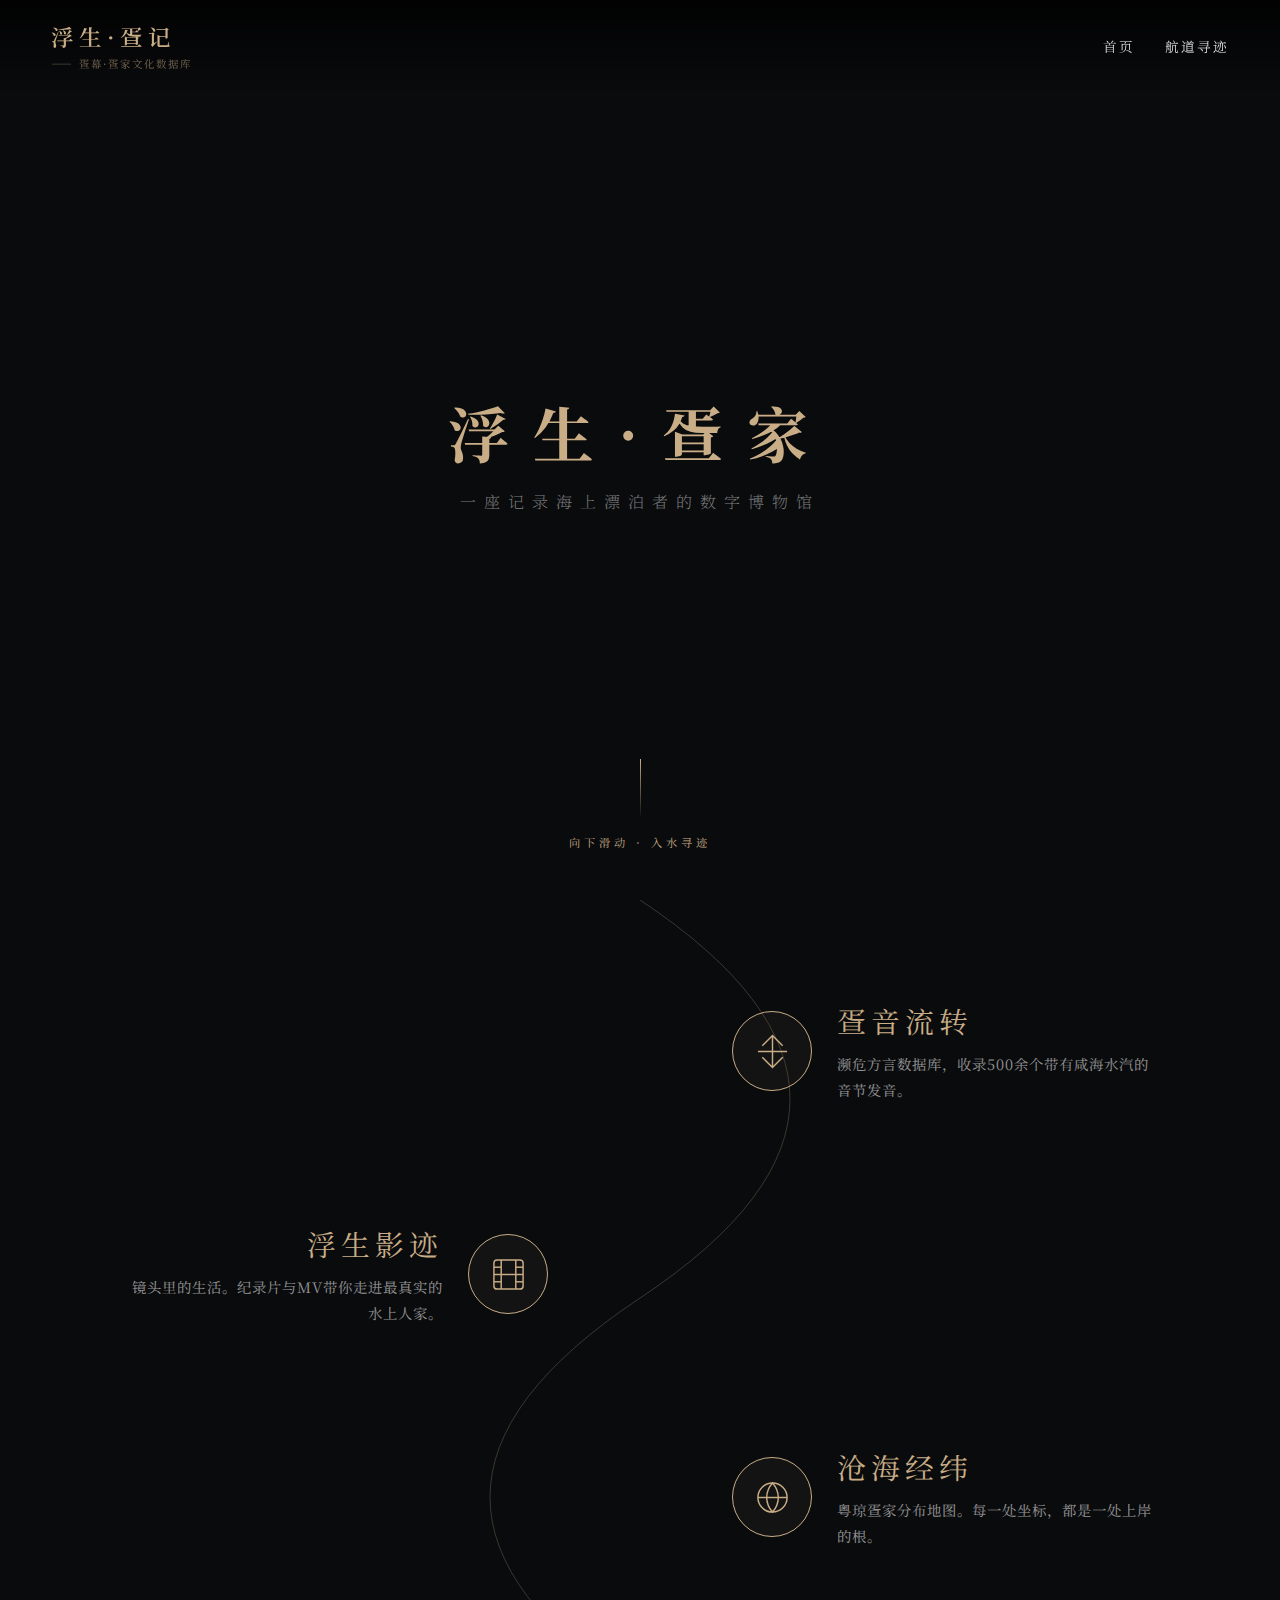
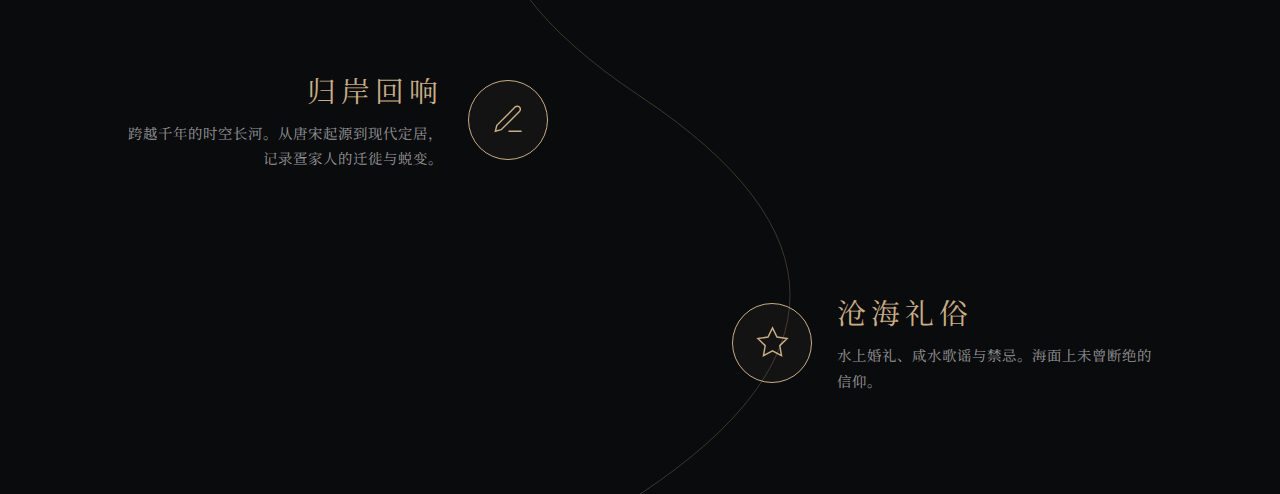
<file: index.html>
<!DOCTYPE html>
<html lang="zh-CN">
<head>
    <meta charset="UTF-8">
    <meta name="viewport" content="width=device-width, initial-scale=1.0">
    <title>浮生·疍记 - 疍家文化数字博物馆</title>
    <link href="https://fonts.googleapis.com/css2?family=Noto+Serif+SC:wght@300;600&display=swap" rel="stylesheet">
    <style>
        :root {
            --bg-dark: #0a0b0d;
            --text-gold: #c9ad86;
            --text-white: #f5f5f5;
            --serif: 'Noto Serif SC', serif;
        }

        * { margin: 0; padding: 0; box-sizing: border-box; }
        body { background-color: var(--bg-dark); color: var(--text-white); font-family: var(--serif); scroll-behavior: smooth; }

        /* --- 导航栏 --- */
        nav {
            position: fixed; top: 0; width: 100%; height: 90px;
            display: flex; justify-content: space-between; align-items: center;
            padding: 0 4%; z-index: 1000;
            background: linear-gradient(to bottom, rgba(0,0,0,0.8), transparent);
        }
        .logo-wrap { display: flex; flex-direction: column; }
        .logo { font-size: 1.4rem; font-weight: 600; letter-spacing: 6px; color: var(--text-gold); text-decoration: none; }
        .sub-logo { font-size: 0.65rem; letter-spacing: 2px; color: rgba(201, 173, 134, 0.6); margin-top: 4px; }
        .nav-menu { display: flex; gap: 30px; list-style: none; }
        .nav-item a { color: var(--text-white); text-decoration: none; font-size: 0.85rem; letter-spacing: 2px; font-weight: 300; }
/* 导航项基础样式 */
.nav-item a {
    color: var(--text-white);
    text-decoration: none;
    font-size: 0.85rem;
    letter-spacing: 2px;
    font-weight: 300;
    transition: all 0.4s ease;
    position: relative;
    padding: 5px 0;
}

/* 核心：金线悬停动效（从中间向两侧展开） */
.nav-item a::after {
    content: '';
    position: absolute;
    bottom: 0; left: 50%;
    width: 0; height: 1px;
    background: var(--text-gold);
    transition: all 0.4s ease;
    transform: translateX(-50%);
}

.nav-item a:hover {
    color: var(--text-gold);
}

.nav-item a:hover::after {
    width: 100%;
}

        /* --- 首页 --- */
        #hero {
            position: relative; width: 100%; height: 100vh;
            display: flex; align-items: center; justify-content: center;
        }
        .bg-container {
            position: absolute; top: 0; left: 0; width: 100%; height: 100%; z-index: -2;
            background: url('https://images.unsplash.com/photo-1505118380757-91f5f5632de0?auto=format&fit=crop&q=80&w=2000') center/cover;
            filter: brightness(0.4);
        }
        .vignette-overlay {
            position: absolute; top: 0; left: 0; width: 100%; height: 100%; z-index: -1;
            background: radial-gradient(circle, transparent 30%, var(--bg-dark) 110%),
                        linear-gradient(to bottom, var(--bg-dark) 0%, transparent 20%, transparent 80%, var(--bg-dark) 100%);
        }
        .main-title { font-size: 3.8rem; letter-spacing: 1.5rem; color: var(--text-gold); text-align: center; }

        /* --- 核心：模块卡片与金线 --- */
        .modules-section {
            position: relative;
            padding: 100px 10%;
            background-color: var(--bg-dark);
            overflow: hidden;
        }

        /* 浪花金线 SVG */
        .wave-line-svg {
            position: absolute;
            top: 0; left: 50%;
            transform: translateX(-50%);
            width: 800px;
            height: 100%;
            z-index: 1;
            opacity: 0.4;
            pointer-events: none;
        }

        .cards-container {
            position: relative;
            z-index: 10;
            display: flex;
            flex-direction: column;
            gap: 120px; /* 模块之间的间距 */
            max-width: 1200px;
            margin: 0 auto;
        }

        /* 卡片基础样式 */
        .module-card {
            width: 420px;
            display: flex;
            align-items: center;
            gap: 25px;
            text-decoration: none;
            color: inherit;
        }

        /* 左右交错排列 */
        .card-left { align-self: flex-start; text-align: right; flex-direction: row-reverse; }
        .card-right { align-self: flex-end; text-align: left; }

        /* Icon 样式 */
        .icon-box {
            width: 80px; height: 80px;
            border: 1px solid var(--text-gold);
            border-radius: 50%;
            display: flex; align-items: center; justify-content: center;
            background: rgba(201, 173, 134, 0.05);
            flex-shrink: 0;
        }
        .icon-box svg { width: 35px; height: 35px; stroke: var(--text-gold); fill: none; stroke-width: 1px; }

        /* 文字内容 */
        .card-info h3 { font-size: 1.8rem; color: var(--text-gold); letter-spacing: 5px; margin-bottom: 10px; font-weight: 400; }
        .card-info p { font-size: 0.9rem; color: rgba(245,245,245,0.6); line-height: 1.8; letter-spacing: 1px; }

        /* 底部引导线 */
        .scroll-indicator { position: absolute; bottom: 50px; left: 50%; transform: translateX(-50%); display: flex; flex-direction: column; align-items: center; gap: 15px; }
        .line { width: 1px; height: 60px; background: linear-gradient(to bottom, var(--text-gold), transparent); }
    </style>
</head>
<body>

    <nav>
        <div class="logo-wrap">
            <a href="#" class="logo">浮生·疍记</a>
            <span class="sub-logo">—— 疍幕·疍家文化数据库</span>
        </div>
        <ul class="nav-menu">
            <li class="nav-item"><a href="#hero">首页</a></li>
            <li class="nav-item"><a href="#modules">航道寻迹</a></li>
        </ul>
    </nav>

    <section id="hero">
        <div class="bg-container"></div>
        <div class="vignette-overlay"></div>
	<div class="hero-content" style="text-align: center; z-index: 10;">
        <h1 class="main-title">浮生·疍家</h1>
<p class="hero-subtitle" style="font-size: 1rem; letter-spacing: 8px; color: rgba(245, 245, 245, 0.5); font-weight: 200; margin-top: 15px;">
        一座记录海上漂泊者的数字博物馆
    </p>
</div>
        <div class="scroll-indicator">
            <div class="line"></div>
            <span style="font-size: 0.7rem; color: var(--text-gold); letter-spacing: 4px;">向下滑动 · 入水寻迹</span>
        </div>
    </section>

    <section class="modules-section" id="modules">
        
        <svg class="wave-line-svg" viewBox="0 0 400 1800" preserveAspectRatio="none">
            <path d="M200,0 Q350,300 200,600 T200,1200 T200,1800" stroke="#c9ad86" fill="none" stroke-width="0.5" />
        </svg>

        <div class="cards-container">
            
            <a href="dictionary.html" class="module-card card-right">

                <div class="icon-box">
                    <svg viewBox="0 0 24 24"><path d="M12 1v22M5 8l7-7 7 7M2 12h20M5 16l7 7 7-7"/></svg>
                </div>
                <div class="card-info">
                    <h3>疍音流转</h3>
                    <p>濒危方言数据库，收录500余个带有咸海水汽的音节发音。</p>
                </div>
            </a>

            <a href="video.html" class="module-card card-left">
                <div class="icon-box">
                    <svg viewBox="0 0 24 24"><rect x="2" y="2" width="20" height="20" rx="2.18" ry="2.18"></rect><line x1="7" y1="2" x2="7" y2="22"></line><line x1="17" y1="2" x2="17" y2="22"></line><line x1="2" y1="12" x2="22" y2="12"></line><line x1="2" y1="7" x2="7" y2="7"></line><line x1="2" y1="17" x2="7" y2="17"></line><line x1="17" y1="17" x2="22" y2="17"></line><line x1="17" y1="7" x2="22" y2="7"></line></svg>
                </div>
                <div class="card-info">
                    <h3>浮生影迹</h3>
                    <p>镜头里的生活。纪录片与MV带你走进最真实的水上人家。</p>
                </div>
            </a>

            <a href="map.html" class="module-card card-right">
                <div class="icon-box">
                    <svg viewBox="0 0 24 24"><circle cx="12" cy="12" r="10"></circle><line x1="2" y1="12" x2="22" y2="12"></line><path d="M12 2a15.3 15.3 0 0 1 4 10 15.3 15.3 0 0 1-4 10 15.3 15.3 0 0 1-4-10 15.3 15.3 0 0 1 4-10z"></path></svg>
                </div>
                <div class="card-info">
                    <h3>沧海经纬</h3>
                    <p>粤琼疍家分布地图。每一处坐标，都是一处上岸的根。</p>
                </div>
            </a>

            <a href="history.html" class="module-card card-left">
                <div class="icon-box">
                    <svg viewBox="0 0 24 24"><path d="M12 20h9M16.5 3.5a2.121 2.121 0 0 1 3 3L7 19l-4 1 1-4L16.5 3.5z"></path></svg>
                </div>
                <div class="card-info">
                    <h3>归岸回响</h3>
                    <p>跨越千年的时空长河。从唐宋起源到现代定居，记录疍家人的迁徙与蜕变。</p>
                </div>
            </a>

            <a href="custom.html" class="module-card card-right">
                <div class="icon-box">
                    <svg viewBox="0 0 24 24"><path d="M12 2l3.09 6.26L22 9.27l-5 4.87 1.18 6.88L12 17.77l-6.18 3.25L7 14.14 2 9.27l6.91-1.01L12 2z"></path></svg>
                </div>
                <div class="card-info">
                    <h3>沧海礼俗</h3>
                    <p>水上婚礼、咸水歌谣与禁忌。海面上未曾断绝的信仰。</p>
                </div>
            </a>

        </div>
    </section>

</body>
</html>
</file>
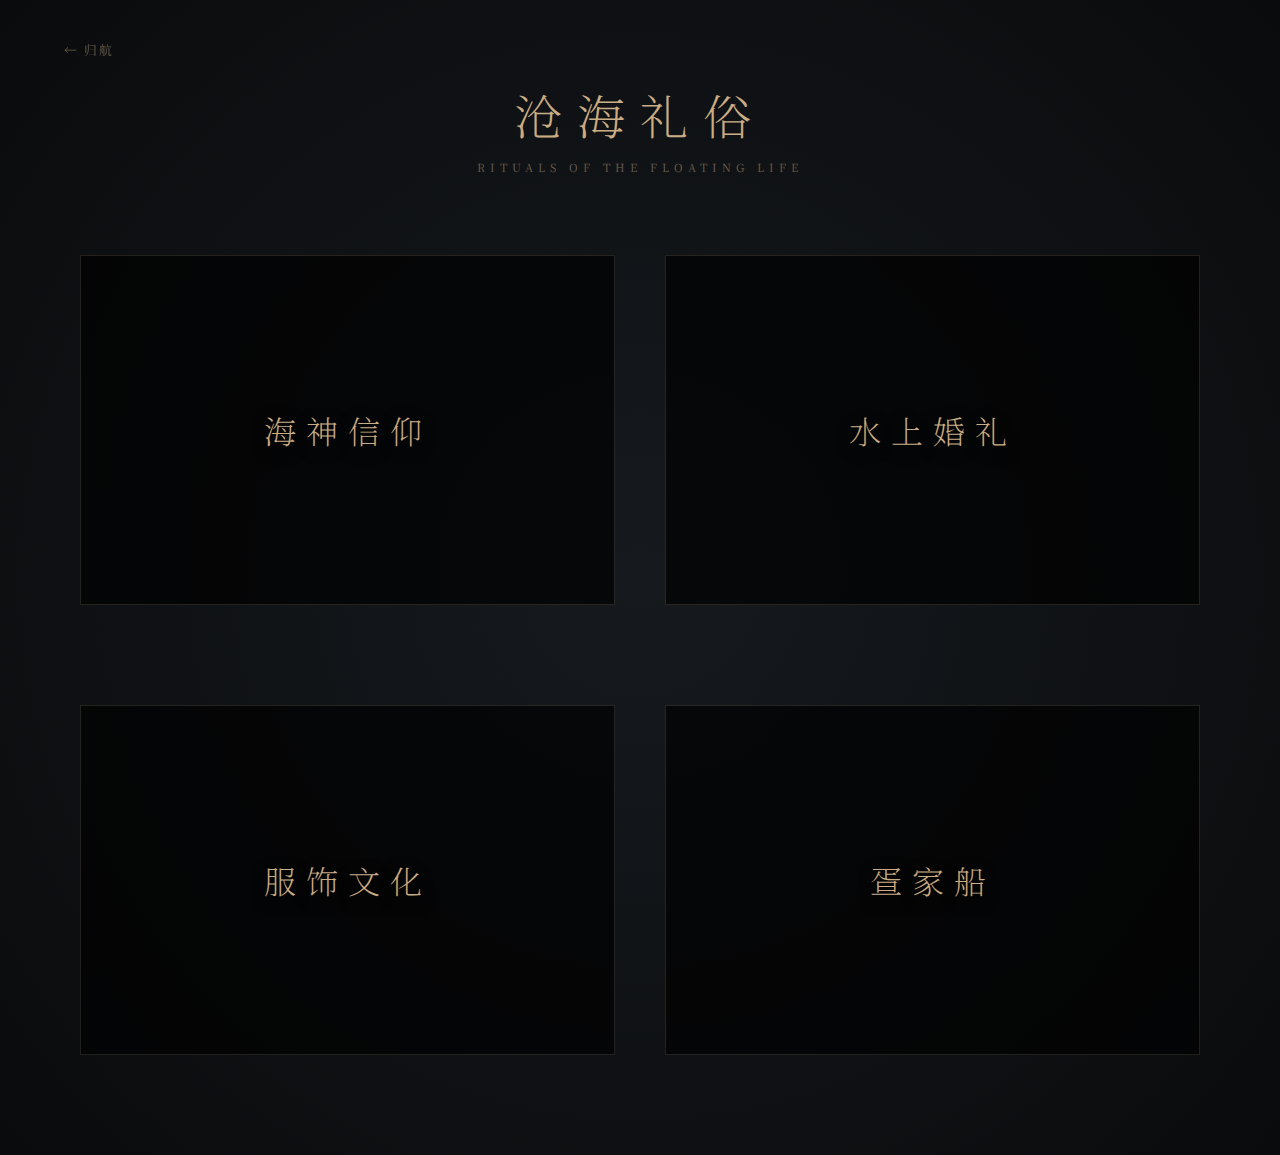
<file: custom.html>
<!DOCTYPE html>
<html lang="zh-CN">
<head>
    <meta charset="UTF-8">
    <meta name="viewport" content="width=device-width, initial-scale=1.0">
    <title>沧海礼俗 - 疍家文化仪式感</title>
    <link href="https://fonts.googleapis.com/css2?family=Noto+Serif+SC:wght@200;400;600&display=swap" rel="stylesheet">
    <style>
        :root {
            --bg-dark: #0a0b0d;
            --text-gold: #c9ad86;
            --dim-gold: rgba(201, 173, 134, 0.5); 
            --line-subtle: rgba(201, 173, 134, 0.15); 
            --serif: 'Noto Serif SC', serif;
        }

        * { margin: 0; padding: 0; box-sizing: border-box; }

        body { 
            background-color: var(--bg-dark); 
            background-image: radial-gradient(circle at 50% 50%, #161a1e 0%, #0a0b0d 100%);
            color: #f5f5f5; 
            font-family: var(--serif);
            min-height: 100vh;
            overflow-x: hidden;
            -webkit-font-smoothing: antialiased;
        }

        /* --- 返回按钮 --- */
        .back-btn {
            position: fixed; top: 40px; left: 5%; z-index: 1000;
            color: var(--dim-gold); text-decoration: none; font-size: 0.8rem;
            letter-spacing: 2px; transition: 0.3s;
            border-bottom: 1px solid transparent;
        }
        .back-btn:hover { color: var(--text-gold); border-color: var(--text-gold); }

        /* --- 页面标题 --- */
        .header-area {
            padding: 80px 0 20px;
            text-align: center;
        }
        .header-area h1 {
            font-size: 3rem;
            font-weight: 200;
            letter-spacing: 15px;
            color: var(--text-gold);
            margin-bottom: 10px;
        }
        .header-area p {
            font-size: 0.7rem;
            letter-spacing: 5px;
            color: var(--dim-gold);
            text-transform: uppercase;
        }

        /* --- 礼俗网格布局 --- */
        .rituals-container {
            max-width: 1200px;
            margin: 60px auto 100px;
            padding: 0 40px;
        }

        .rituals-grid {
            display: grid;
            grid-template-columns: repeat(2, 1fr);
            gap: 50px; /* 间距留白充足 */
        }

        /* 礼俗卡片基础样式 */
        .ritual-card {
            position: relative;
            height: 350px;
            cursor: pointer;
            overflow: hidden;
            border: 1px solid var(--line-subtle);
            transition: all 0.6s cubic-bezier(0.165, 0.84, 0.44, 1);
            background-size: cover;
            background-position: center;
        }

        /* 图片背景配置 */
        .ritual-card[data-type="belief"] { background-image: linear-gradient(rgba(0,0,0,0.4), rgba(0,0,0,0.4)), url('https://images.unsplash.com/photo-1590510326441-d98c763b6521?auto=format&fit=crop&q=80&w=1200'); }
        .ritual-card[data-type="wedding"] { background-image: linear-gradient(rgba(0,0,0,0.4), rgba(0,0,0,0.4)), url('https://images.unsplash.com/photo-1515934751635-c81c6bc9a2d8?auto=format&fit=crop&q=80&w=1200'); }
        .ritual-card[data-type="clothing"] { background-image: linear-gradient(rgba(0,0,0,0.4), rgba(0,0,0,0.4)), url('https://images.unsplash.com/photo-1523381210434-271e8be1f52b?auto=format&fit=crop&q=80&w=1200'); }
        .ritual-card[data-type="boat"] { background-image: linear-gradient(rgba(0,0,0,0.4), rgba(0,0,0,0.4)), url('https://images.unsplash.com/photo-1534447677768-be436bb09401?auto=format&fit=crop&q=80&w=1200'); }

        .ritual-card::before {
            content: '';
            position: absolute;
            inset: 0;
            background: rgba(0, 0, 0, 0.5);
            transition: 0.5s;
            z-index: 1;
        }

        .ritual-card:hover::before {
            background: rgba(0, 0, 0, 0.2);
        }

        /* 卡片标题 */
        .ritual-title-box {
            position: absolute;
            inset: 0;
            display: flex;
            align-items: center;
            justify-content: center;
            z-index: 2;
        }

        .ritual-card h2 {
            font-size: 2rem;
            font-weight: 200;
            letter-spacing: 10px;
            color: var(--text-gold);
            text-shadow: 0 4px 15px rgba(0,0,0,0.8);
            transition: 0.5s;
        }

        /* 选中态效果 */
        .ritual-card.active {
            transform: scale(1.05);
            border-color: var(--text-gold);
            box-shadow: 0 0 40px rgba(201, 173, 134, 0.2);
            z-index: 10;
        }

        .ritual-card.active h2 {
            letter-spacing: 15px;
            color: #fff;
        }

        /* --- 详情面板设计 --- */
        .detail-panel {
            grid-column: 1 / -1; /* 跨越两列 */
            height: 0;
            overflow: hidden;
            background: rgba(15, 17, 20, 0.9);
            backdrop-filter: blur(20px);
            border: 0 solid var(--line-subtle);
            transition: all 0.6s cubic-bezier(0.165, 0.84, 0.44, 1);
            position: relative;
        }

        .detail-panel.show {
            height: auto;
            min-height: 300px;
            margin-top: -20px;
            margin-bottom: 20px;
            padding: 60px;
            border: 1px solid var(--line-subtle);
            border-top: 3px solid var(--text-gold);
        }

        .detail-content {
            opacity: 0;
            transform: translateY(20px);
            transition: 0.5s 0.3s ease-out;
            max-width: 900px;
            margin: 0 auto;
        }

        .detail-panel.show .detail-content {
            opacity: 1;
            transform: translateY(0);
        }

        .detail-content h3 {
            font-size: 1.6rem;
            color: var(--text-gold);
            margin-bottom: 25px;
            font-weight: 400;
            letter-spacing: 3px;
            display: flex;
            align-items: center;
        }

        .detail-content h3::after {
            content: '';
            flex: 1;
            height: 1px;
            background: var(--line-subtle);
            margin-left: 20px;
        }

        .detail-content p {
            font-size: 1rem;
            line-height: 2;
            color: rgba(255, 255, 255, 0.8);
            text-align: justify;
            white-space: pre-wrap;
        }

        /* 关闭按钮 */
        .close-btn {
            position: absolute;
            top: 30px;
            right: 40px;
            color: var(--dim-gold);
            font-size: 1.5rem;
            cursor: pointer;
            transition: 0.3s;
        }
        .close-btn:hover { color: var(--text-gold); transform: rotate(90deg); }

        @media (max-width: 900px) {
            .rituals-grid { grid-template-columns: 1fr; gap: 30px; }
            .header-area h1 { font-size: 2.2rem; letter-spacing: 10px; }
            .ritual-card { height: 250px; }
            .detail-panel.show { padding: 40px 25px; }
        }
    </style>
</head>
<body>

    <a href="index.html" class="back-btn">← 归航</a>

    <div class="header-area">
        <h1>沧海礼俗</h1>
        <p>RITUALS OF THE FLOATING LIFE</p>
    </div>

    <section class="rituals-container">
        <div class="rituals-grid">
            
            <!-- 海神信仰 -->
            <div class="ritual-card" data-type="belief" id="card-belief" onclick="showDetail('belief')">
                <div class="ritual-title-box"><h2>海神信仰</h2></div>
            </div>

            <!-- 水上婚礼 -->
            <div class="ritual-card" data-type="wedding" id="card-wedding" onclick="showDetail('wedding')">
                <div class="ritual-title-box"><h2>水上婚礼</h2></div>
            </div>

            <!-- 详情面板：放置在第一行之后（为了布局逻辑简单，我们利用 Grid 控制） -->
            <!-- 如果需要面板精准出现在某一行下方，可用 JS 动态移动位置，这里默认在 Grid 末尾显示或跨行显示 -->
            <div id="detail-box" class="detail-panel">
                <span class="close-btn" onclick="closeAll()">×</span>
                <div id="content-belief" class="detail-content" style="display:none;">
                    <h3>海神信仰：生计与守护</h3>
                    <p>疍民的生计深深地依赖于海洋。在漫长的海上生活中，他们将海洋赋予了神性，将海洋视作生命之源，将海神视为守护者和主宰者。在疍民社会中，海神的形象以多元化呈现，据统计疍民海神崇拜有兄弟公崇拜、五龙公崇拜、海螺姑娘崇拜、观音崇拜、妈祖崇拜等。

其中，广州、福建、海南、香港、澳门疍民族群内的妈祖信仰影响最为深远，其原型为南宋疍民女子林默娘，其父兄皆为远洋航海疍民。台湾新界居民至今，新界的居民依然称她为一个“疍民”的第七个孩子。对于妈祖的祭拜，仍是这一地区最重要的宗教仪式，每逢妈祖诞会举办祈福活动，祈求航行平安、渔业丰收。如陵水黎族自治县新村港的“三江娘娘庙”，至今当地疍民仍在出海、婚嫁等重要节点前往祭拜，海神信仰成为连接疍民族群情感与海洋生存的精神纽带。</p>
                </div>

                <div id="content-wedding" class="detail-content" style="display:none;">
                    <h3>水上婚礼：极致的仪式感</h3>
                    <p>水上婚礼是疍民文化中最具仪式感的民俗符号，阳江疍民水上婚礼以其独特的海洋叙事与完整的礼仪流程，成为岭南疍家婚俗的典范，2007年3月，以闸坡疍家渔民婚俗之名入选广东省级非物质文化遗产名录。

据当地疍民所述，婚礼流程极具疍家传统韵味，先由媒婆说媒合八字定婚约，男方婚前三天送酒、猪肉等过礼。接亲仪式恪守凌晨 2-3 点举办的传统古俗，这一习俗源于往昔疍民海上漂泊、担忧新娘遭岸上人员劫掠的历史，暗夜行船既为隐蔽行踪，也承载着对婚姻安稳的祈愿。接亲队伍的人数亦有讲究，必以单数成行，待迎回新娘后便成“单数去，双数回” 的圆满格局，新娘在咸水歌的哭嫁声中，由新郎背上船，完成接亲。如今该婚礼常作为展演呈现，闸坡每年的开渔季期间即有疍家婚嫁巡游。</p>
                </div>

                <div id="content-clothing" class="detail-content" style="display:none;">
                    <h3>服饰文化：生存智慧的体现</h3>
                    <p>疍家服饰是疍民海洋生存智慧的具象化体现，全国各地疍民服饰均以实用为核心，融合地域审美，整体以蓝黑为主基调，款式宽松简约，适配海上劳作，男女均着斜襟短衫、宽短裤，袖口宽大、裤脚及踝，便于海上作业时活动。

广州疍家男女皆戴竹编筒式斗笠，外涂油防水防晒，笠带以彩色胶丝搭配贝壳珠粒编织而成，美观且不易被海风刮落。海南疍民服饰同样秉持实用原则，贴合南海气候与渔业劳作需求。主色以深蓝、藏青为主，面料轻薄透气，选用薯莨布等耐湿耐磨面料，当地妇女喜用彩色头巾包头，缀简单银饰，斗笠多为竹编尖顶，防水防晒。</p>
                </div>

                <div id="content-boat" class="detail-content" style="display:none;">
                    <h3>疍家船：移动的海上家园</h3>
                    <p>疍家船是疍民世代赖以生存的居所与生产工具，是海洋文明的鲜活载体，各地疍家船均以适配海上生活、便于渔业作业为核心，形制、功能随地域海域特征略有差异，但整体小巧灵活、坚固耐用，多采用优质木材打造，分住家船与作业船两类，承载着疍民“以海为田、以船为家”生存智慧与族群记忆。

多为平底小舢板，船体轻盈，适配珠江流域浅滩水域，便于穿梭捕鱼、停靠避风。家船船内分区简洁，兼具作业、起居、供奉神明于一体。船头常绘简易纹路祈福，部分船只还会搭建简易棚屋抵御风雨。部分船只传承平头艇、棚仔艇的传统形制，是疍民海上漂泊的“移动家园”。新中国成立后，疍民逐渐上岸，从船上起居，过渡到岸边窝棚，最终发展为现代的水泥楼房。</p>
                </div>
            </div>

            <!-- 服饰文化 -->
            <div class="ritual-card" data-type="clothing" id="card-clothing" onclick="showDetail('clothing')">
                <div class="ritual-title-box"><h2>服饰文化</h2></div>
            </div>

            <!-- 疍家船 -->
            <div class="ritual-card" data-type="boat" id="card-boat" onclick="showDetail('boat')">
                <div class="ritual-title-box"><h2>疍家船</h2></div>
            </div>

        </div>
    </section>

    <script>
        function showDetail(type) {
            const detailBox = document.getElementById('detail-box');
            const cards = document.querySelectorAll('.ritual-card');
            const contents = document.querySelectorAll('.detail-content');
            const targetContent = document.getElementById('content-' + type);
            const targetCard = document.getElementById('card-' + type);

            // 如果点击的是已经激活的，则关闭
            if (targetCard.classList.contains('active')) {
                closeAll();
                return;
            }

            // 重置所有卡片和内容
            cards.forEach(c => c.classList.remove('active'));
            contents.forEach(ct => ct.style.display = 'none');

            // 激活当前
            targetCard.classList.add('active');
            targetContent.style.display = 'block';
            detailBox.classList.add('show');

            // 根据点击的位置调整 Panel 的顺序 (2x2网格逻辑)
            // 第一排点击面板插在第二排前，第二排点击面板插在最后
            if (type === 'belief' || type === 'wedding') {
                detailBox.style.order = "1";
                document.getElementById('card-clothing').style.order = "2";
                document.getElementById('card-boat').style.order = "2";
            } else {
                detailBox.style.order = "3";
            }

            // 平滑滚动
            setTimeout(() => {
                detailBox.scrollIntoView({ behavior: 'smooth', block: 'center' });
            }, 300);
        }

        function closeAll() {
            const detailBox = document.getElementById('detail-box');
            const cards = document.querySelectorAll('.ritual-card');
            detailBox.classList.remove('show');
            cards.forEach(c => c.classList.remove('active'));
        }
    </script>
</body>
</html>
</file>
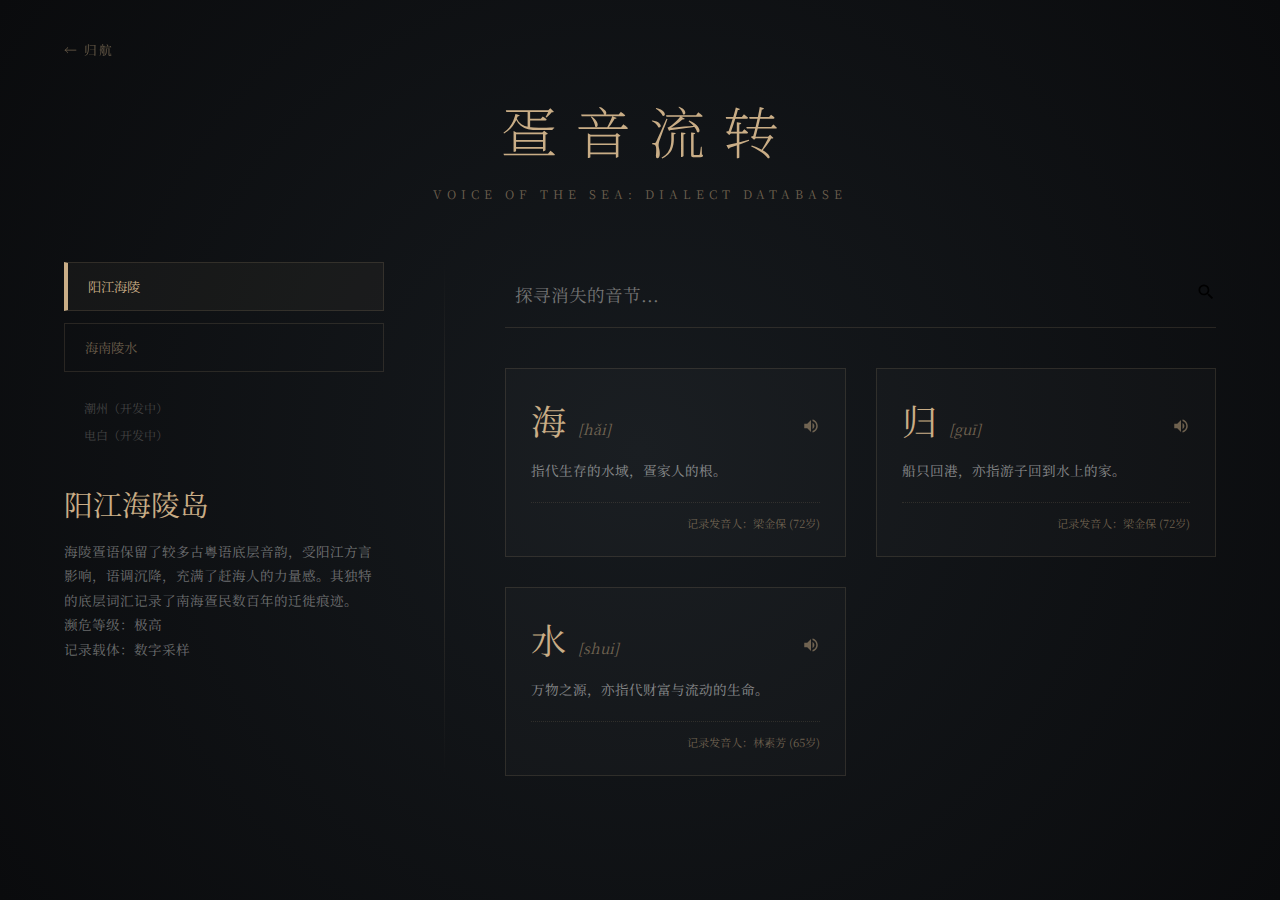
<file: dictionary.html>
<!DOCTYPE html>
<html lang="zh-CN">
<head>
    <meta charset="UTF-8">
    <meta name="viewport" content="width=device-width, initial-scale=1.0">
    <title>疍音流转 - 濒危方言数据库</title>
    <link href="https://fonts.googleapis.com/css2?family=Noto+Serif+SC:wght@200;400;600&display=swap" rel="stylesheet">
    <link rel="stylesheet" href="css/style.css">
    <link rel="stylesheet" href="css/dictionary.css">
</head>
<body class="dict-page">

    <a href="index.html" class="back-home">← 归航</a>

    <header class="dict-header">
        <h1>疍音流转</h1>
        <p>VOICE OF THE SEA: DIALECT DATABASE</p>
    </header>

    <main class="dual-layout">
        
        <aside class="sidebar-guide">
            <div class="sticky-content">
                <nav class="dialect-selector">
                    <button class="dialect-btn active" data-point="hailing">阳江海陵</button>
                    <button class="dialect-btn" data-point="lingshui">海南陵水</button>
                    
                    <div class="developing-group">
                        <span class="dev-item">潮州（开发中）</span>
                        <span class="dev-item">电白（开发中）</span>
                    </div>
                </nav>

                <div class="dialect-intro">
                    <h2 id="pointName">阳江海陵岛</h2>
                    <p id="pointDesc">加载中...</p> <div class="meta-data">
                        <p>濒危等级：<span>极高</span></p>
                        <p>记录载体：<span>数字采样</span></p>
                    </div>
                </div>
            </div>
        </aside>

        <div class="vertical-divider"></div>

        <section class="main-explorer">
            <div class="search-box">
                <input type="text" id="searchInput" placeholder="探寻消失的音节...">
                <button id="searchTrigger">
    <svg class="search-icon" viewBox="0 0 24 24" width="20" height="20">
        <path d="M15.5 14h-.79l-.28-.27A6.471 6.471 0 0 0 16 9.5 6.5 6.5 0 1 0 9.5 16c1.61 0 3.09-.59 4.23-1.57l.27.28v.79l5 4.99L20.49 19l-4.99-5zm-6 0C7.01 14 5 11.99 5 9.5S7.01 5 9.5 5 14 7.01 14 9.5 11.99 14 9.5 14z"/>
    </svg>
</button>
            </div>

            <div class="word-grid" id="wordGrid">
                </div>
        </section>
    </main>

    <div class="modal-overlay" id="voiceModal"></div>

    <script src="js/dictionary.js"></script>
</body>
</html>
</file>
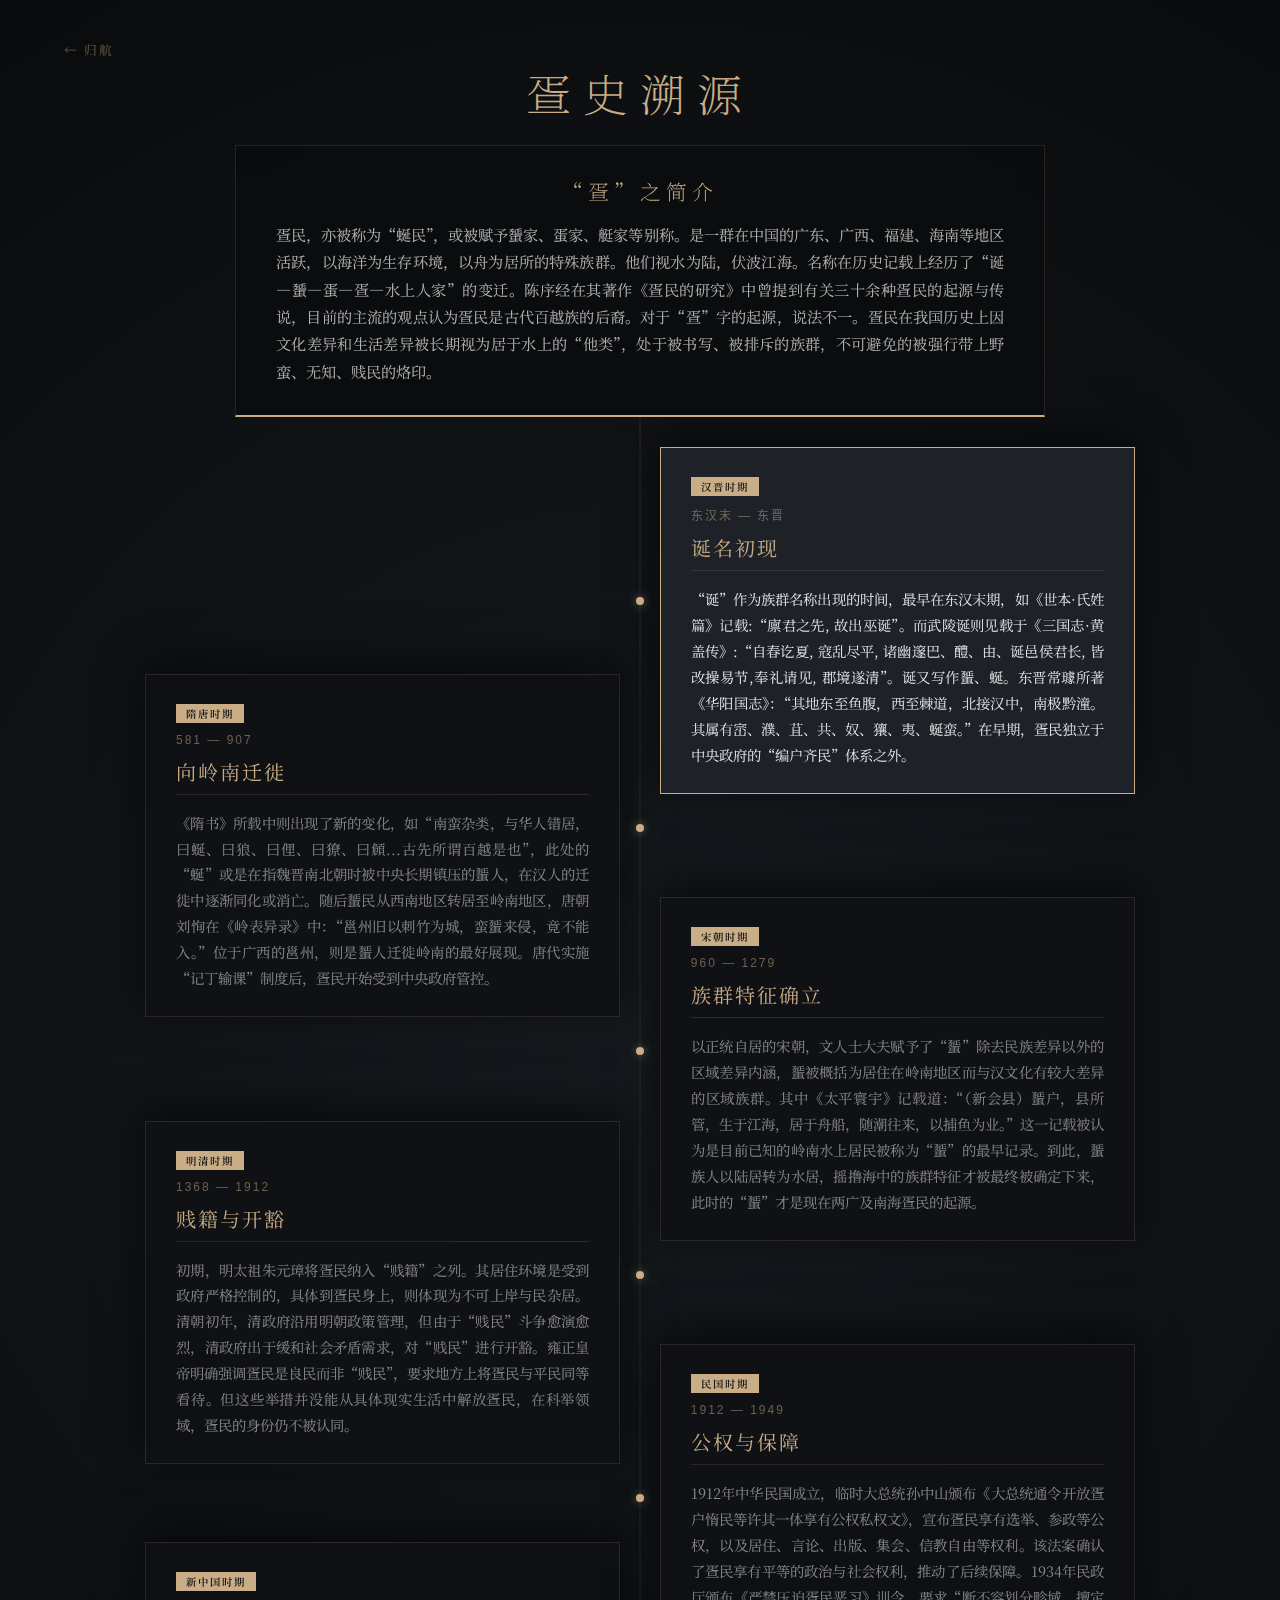
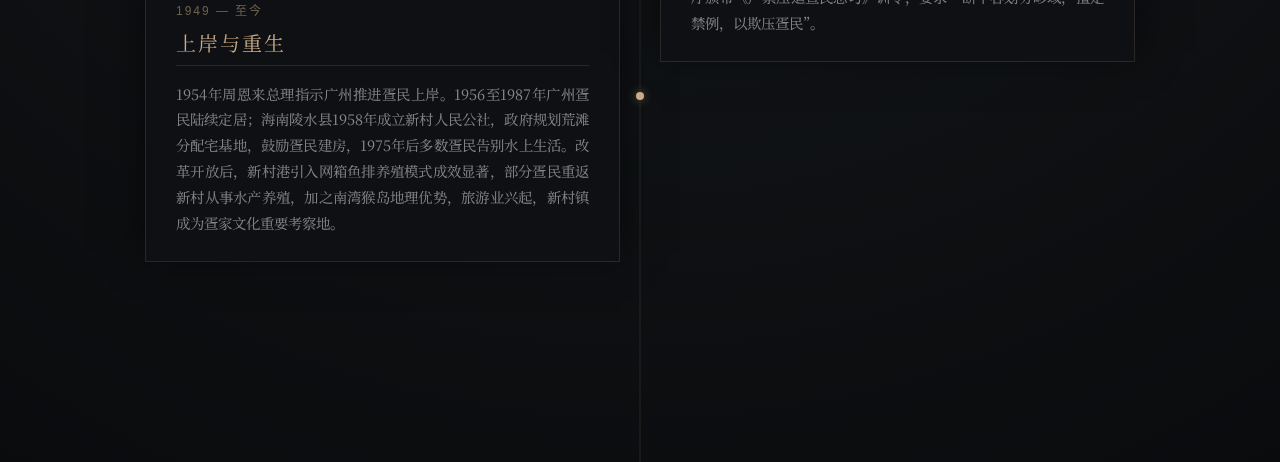
<file: history.html>
<!DOCTYPE html>
<html lang="zh-CN">
<head>
    <meta charset="UTF-8">
    <meta name="viewport" content="width=device-width, initial-scale=1.0">
    <title>疍史溯源 - 疍家文化时间轴</title>
    <link href="https://fonts.googleapis.com/css2?family=Noto+Serif+SC:wght@200;400;600&display=swap" rel="stylesheet">
    <style>
        :root {
            --bg-dark: #0a0b0d;
            --text-gold: #c9ad86;
            --dim-gold: rgba(201, 173, 134, 0.5); 
            --line-subtle: rgba(201, 173, 134, 0.15); 
            --serif: 'Noto Serif SC', serif;
        }

        * { margin: 0; padding: 0; box-sizing: border-box; }

        body { 
            background-color: var(--bg-dark); 
            background-image: radial-gradient(circle at 50% 50%, #161a1e 0%, #0a0b0d 100%);
            color: #f5f5f5; 
            font-family: var(--serif);
            overflow-x: hidden;
            -webkit-font-smoothing: antialiased;
        }

        /* --- 返回按钮 --- */
        .back-btn {
            position: fixed; top: 40px; left: 5%; z-index: 1000;
            color: var(--dim-gold); text-decoration: none; font-size: 0.8rem;
            letter-spacing: 2px; transition: 0.3s;
            border-bottom: 1px solid transparent;
        }
        .back-btn:hover { color: var(--text-gold); border-color: var(--text-gold); }

        /* --- 头部标题 --- */
        .timeline-header {
            padding: 60px 0 20px;
            text-align: center;
        }
        .timeline-header h1 {
            font-size: 2.8rem;
            font-weight: 200;
            letter-spacing: 12px;
            color: var(--text-gold);
        }

        /* --- 简介卡片 --- */
        .intro-section {
            max-width: 850px;
            margin: 0 auto 0; /* 移除底部间距，靠容器的padding拉开 */
            padding: 0 20px;
            position: relative;
            z-index: 100;
        }
        .intro-card {
            background: rgba(10, 11, 13, 0.8);
            backdrop-filter: blur(10px);
            border: 1px solid var(--line-subtle);
            padding: 30px 40px;
            text-align: center;
            border-bottom: 2px solid var(--text-gold);
        }
        .intro-card h2 {
            font-size: 1.3rem;
            color: var(--text-gold);
            margin-bottom: 15px;
            font-weight: 200;
            letter-spacing: 5px;
        }
        .intro-card p {
            font-size: 0.95rem;
            line-height: 1.8;
            color: rgba(255, 255, 255, 0.7);
            text-align: justify;
        }

        /* --- 时间轴容器 --- */
        .timeline-container {
            position: relative;
            max-width: 1100px;
            margin: 0 auto;
            padding-top: 150px; /* 关键修改：在这里设置巨大的顶部间距，彻底推开简介卡片 */
            padding-bottom: 200px;
        }

        /* 中央轴线 - 保持不变 */
        .timeline-axis {
            position: absolute;
            left: 50%; top: 0; bottom: 0;
            width: 1px;
            background: var(--line-subtle);
            transform: translateX(-50%);
            z-index: 1;
        }

        /* 节点容器 - 极致交叠：通过负 margin-top 强制向上移动 */
        .timeline-node {
            position: relative;
            width: 100%;
            margin-top: -120px; /* 卡片之间的交叠间距 */
            display: flex;
            z-index: 10;
            padding: 0 5%;
        }
        
        /* 第一个节点禁止向上交叠，确保不挡住简介 */
        .timeline-node:first-child { 
            margin-top: 0 !important; 
        }

        /* 中间的小圆点 */
        .node-dot {
            width: 8px; height: 8px;
            background: var(--text-gold);
            border-radius: 50%;
            position: absolute;
            left: 50%; top: 150px; 
            transform: translateX(-50%);
            z-index: 50;
            box-shadow: 0 0 10px rgba(201, 173, 134, 0.5);
        }

        /* 节点卡片 - 增加宽度与半透明感 */
        .node-card {
            width: 48%; 
            background: rgba(15, 17, 20, 0.85);
            backdrop-filter: blur(12px);
            border: 1px solid var(--line-subtle);
            padding: 25px 30px;
            position: relative;
            transition: all 0.3s ease;
            cursor: pointer;
            box-shadow: 0 -10px 40px rgba(0,0,0,0.6); 
        }

        /* 奇偶项布局 */
        .timeline-node:nth-child(odd) { justify-content: flex-start; z-index: 10; }
        .timeline-node:nth-child(even) { justify-content: flex-end; z-index: 20; } 

        /* 悬停效果：亮起并置顶 */
        .timeline-node:hover { z-index: 100 !important; }
        .timeline-node:hover .node-card {
            border-color: var(--text-gold);
            background: rgba(25, 28, 32, 0.98);
            transform: translateY(-10px); 
        }

        .timeline-node.active .node-card {
            border-color: var(--text-gold);
            background: rgba(30, 34, 40, 1);
        }

        /* --- 内容分级 --- */
        .label-period {
            display: inline-block;
            background: var(--text-gold);
            color: var(--bg-dark);
            padding: 2px 10px;
            font-size: 0.65rem;
            font-weight: 600;
            letter-spacing: 2px;
            margin-bottom: 10px;
        }

        .label-year {
            display: block;
            font-size: 0.75rem;
            color: var(--dim-gold);
            letter-spacing: 2px;
            margin-bottom: 10px;
            font-family: sans-serif;
        }

        .node-title {
            font-size: 1.25rem;
            color: var(--text-gold);
            font-weight: 400;
            letter-spacing: 2px;
            margin-bottom: 15px;
            border-bottom: 1px solid var(--line-subtle);
            padding-bottom: 8px;
        }

        .node-desc {
            font-size: 0.9rem;
            line-height: 1.8;
            color: rgba(255, 255, 255, 0.5);
            text-align: justify;
        }
        .timeline-node:hover .node-desc,
        .timeline-node.active .node-desc {
            color: rgba(255, 255, 255, 0.9);
        }

        @media (max-width: 900px) {
            .timeline-container { padding-top: 50px; }
            .timeline-node { margin-top: -20px; }
            .timeline-axis { left: 20px; }
            .node-dot { left: 20px; top: 50px; }
            .node-card { width: 85%; margin-left: 40px !important; }
        }
    </style>
</head>
<body>

    <a href="index.html" class="back-btn">← 归航</a>

    <header class="timeline-header">
        <h1>疍史溯源</h1>
    </header>

    <section class="intro-section">
        <div class="intro-card">
            <h2>“疍”之简介</h2>
            <p>
                疍民，亦被称为“蜒民”，或被赋予蜑家、蛋家、艇家等别称。是一群在中国的广东、广西、福建、海南等地区活跃，以海洋为生存环境，以舟为居所的特殊族群。他们视水为陆，伏波江海。名称在历史记载上经历了“诞—蜑—蛋—疍—水上人家”的变迁。陈序经在其著作《疍民的研究》中曾提到有关三十余种疍民的起源与传说，目前的主流的观点认为疍民是古代百越族的后裔。对于“疍”字的起源，说法不一。疍民在我国历史上因文化差异和生活差异被长期视为居于水上的“他类”，处于被书写、被排斥的族群，不可避免的被强行带上野蛮、无知、贱民的烙印。
            </p>
        </div>
    </section>

    <div class="timeline-container">
        <div class="timeline-axis"></div>

        <!-- 2. 汉晋 -->
        <div class="timeline-node active">
            <div class="node-dot"></div>
            <div class="node-card">
                <span class="label-period">汉晋时期</span>
                <span class="label-year">东汉末 — 东晋</span>
                <h2 class="node-title">诞名初现</h2>
                <p class="node-desc">
                    “诞”作为族群名称出现的时间，最早在东汉末期，如《世本·氏姓篇》记载:“廪君之先, 故出巫诞”。而武陵诞则见载于《三国志·黄盖传》:“自春讫夏, 寇乱尽平, 诸幽邃巴、醴、由、诞邑侯君长, 皆改操易节,奉礼请见, 郡境遂清”。诞又写作蜑、蜒。东晋常璩所著《华阳国志》：“其地东至鱼腹，西至棘道，北接汉中，南极黔潼。其属有崈、濮、苴、共、奴、獽、夷、蜒蛮。”在早期，疍民独立于中央政府的“编户齐民”体系之外。
                </p>
            </div>
        </div>

        <!-- 3. 隋唐 -->
        <div class="timeline-node">
            <div class="node-dot"></div>
            <div class="node-card">
                <span class="label-period">隋唐时期</span>
                <span class="label-year">581 — 907</span>
                <h2 class="node-title">向岭南迁徙</h2>
                <p class="node-desc">
                    《隋书》所载中则出现了新的变化，如“南蛮杂类，与华人错居，曰蜒、曰狼、曰俚、曰獠、曰頠...古先所谓百越是也”，此处的“蜒”或是在指魏晋南北朝时被中央长期镇压的蜑人，在汉人的迁徙中逐渐同化或消亡。随后蜑民从西南地区转居至岭南地区，唐朝刘恂在《岭表异录》中：“邕州旧以刺竹为城，蛮蜑来侵，竟不能入。”位于广西的邕州，则是蜑人迁徙岭南的最好展现。唐代实施“记丁输课”制度后，疍民开始受到中央政府管控。
                </p>
            </div>
        </div>

        <!-- 4. 宋朝 -->
        <div class="timeline-node">
            <div class="node-dot"></div>
            <div class="node-card">
                <span class="label-period">宋朝时期</span>
                <span class="label-year">960 — 1279</span>
                <h2 class="node-title">族群特征确立</h2>
                <p class="node-desc">
                    以正统自居的宋朝，文人士大夫赋予了“蜑”除去民族差异以外的区域差异内涵，蜑被概括为居住在岭南地区而与汉文化有较大差异的区域族群。其中《太平寰宇》记载道：“（新会县）蜑户，县所管，生于江海，居于舟船，随潮往来，以捕鱼为业。”这一记载被认为是目前已知的岭南水上居民被称为“蜑”的最早记录。到此，蜑族人以陆居转为水居，摇撸海中的族群特征才被最终被确定下来，此时的“蜑”才是现在两广及南海疍民的起源。
                </p>
            </div>
        </div>

        <!-- 5. 明清 -->
        <div class="timeline-node">
            <div class="node-dot"></div>
            <div class="node-card">
                <span class="label-period">明清时期</span>
                <span class="label-year">1368 — 1912</span>
                <h2 class="node-title">贱籍与开豁</h2>
                <p class="node-desc">
                    初期，明太祖朱元璋将疍民纳入“贱籍”之列。其居住环境是受到政府严格控制的，具体到疍民身上，则体现为不可上岸与民杂居。清朝初年，清政府沿用明朝政策管理，但由于“贱民”斗争愈演愈烈，清政府出于缓和社会矛盾需求，对“贱民”进行开豁。雍正皇帝明确强调疍民是良民而非“贱民”，要求地方上将疍民与平民同等看待。但这些举措并没能从具体现实生活中解放疍民，在科举领域，疍民的身份仍不被认同。
                </p>
            </div>
        </div>

        <!-- 6. 民国时期 -->
        <div class="timeline-node">
            <div class="node-dot"></div>
            <div class="node-card">
                <span class="label-period">民国时期</span>
                <span class="label-year">1912 — 1949</span>
                <h2 class="node-title">公权与保障</h2>
                <p class="node-desc">
                    1912年中华民国成立，临时大总统孙中山颁布《大总统通令开放疍户惰民等许其一体享有公权私权文》，宣布疍民享有选举、参政等公权，以及居住、言论、出版、集会、信教自由等权利。该法案确认了疍民享有平等的政治与社会权利，推动了后续保障。1934年民政厅颁布《严禁压迫疍民恶习》训令，要求“断不容划分畛域，擅定禁例，以欺压疍民”。
                </p>
            </div>
        </div>

        <!-- 7. 现代 -->
        <div class="timeline-node">
            <div class="node-dot"></div>
            <div class="node-card">
                <span class="label-period">新中国时期</span>
                <span class="label-year">1949 — 至今</span>
                <h2 class="node-title">上岸与重生</h2>
                <p class="node-desc">
                    1954年周恩来总理指示广州推进疍民上岸。1956至1987年广州疍民陆续定居；海南陵水县1958年成立新村人民公社，政府规划荒滩分配宅基地，鼓励疍民建房，1975年后多数疍民告别水上生活。改革开放后，新村港引入网箱鱼排养殖模式成效显著，部分疍民重返新村从事水产养殖，加之南湾猴岛地理优势，旅游业兴起，新村镇成为疍家文化重要考察地。
                </p>
            </div>
        </div>

    </div>
</body>
</html>
</file>
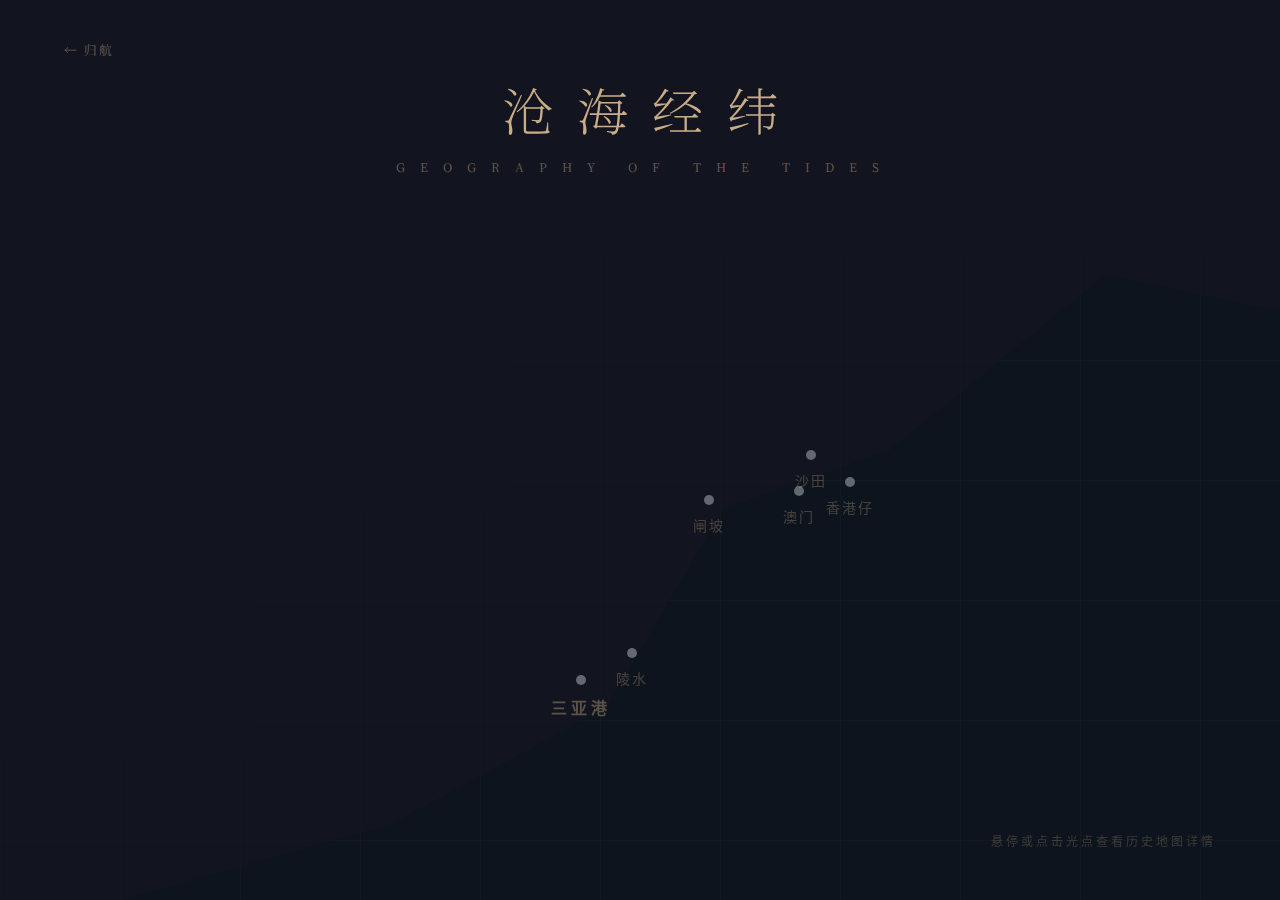
<file: map.html>
<!DOCTYPE html>
<html lang="zh-CN">
<head>
    <meta charset="UTF-8">
    <meta name="viewport" content="width=device-width, initial-scale=1.0">
    <title>沧海经纬 - 疍家地理版图</title>
    <!-- 统一字体引用 -->
    <link href="https://fonts.googleapis.com/css2?family=Noto+Serif+SC:wght@200;400;600&display=swap" rel="stylesheet">
    <style>
        :root {
            --bg-dark: #0a0b0d;           /* 核心背景深邃黑 */
            --sea-ink: #0d141d;           /* 墨蓝色海洋 */
            --land-matte: #2a2835;        /* 哑光灰紫陆地 */
            --text-gold: #c9ad86;         /* 核心金色 */
            --dim-gold: rgba(201, 173, 134, 0.5); 
            --active-cyan: #a0ffe6;       /* 交互淡青色 */
            --serif: 'Noto Serif SC', serif;
            --song: 'SimSun', 'STSong', serif;
        }

        * { margin: 0; padding: 0; box-sizing: border-box; }

        body {
            background-color: var(--bg-dark);
            color: #f5f5f5;
            font-family: var(--serif);
            overflow: hidden;
            min-height: 100vh;
            -webkit-font-smoothing: antialiased;
        }

        /* --- 顶部题头：回归博物馆高级感 --- */
        .map-header {
            position: absolute;
            top: 8vh;
            width: 100%;
            text-align: center;
            z-index: 100;
            pointer-events: none;
        }
        .map-header h1 {
            font-size: 3.2rem;
            font-weight: 200;
            letter-spacing: 24px; /* 极宽间距展现史诗感 */
            color: var(--text-gold);
            margin-left: 24px; /* 视觉对齐 */
        }
        .map-header p {
            font-size: 0.75rem;
            letter-spacing: 6px;
            color: var(--dim-gold);
            margin-top: 12px;
            text-transform: uppercase;
        }

        /* --- 返回按钮：对齐全局 UI --- */
        .back-btn {
            position: fixed; top: 40px; left: 5%; z-index: 1000;
            color: var(--dim-gold); text-decoration: none; font-size: 0.8rem;
            border-bottom: 1px solid transparent; transition: 0.3s;
            letter-spacing: 2px;
        }
        .back-btn:hover { color: var(--text-gold); border-color: var(--text-gold); }

        /* --- 地图容器 --- */
        .map-container {
            width: 100vw; height: 100vh;
            position: relative;
            background: var(--sea-ink);
            display: flex; align-items: center; justify-content: center;
            overflow: hidden;
        }

        /* 矢量陆地模拟：毛边质感 */
        .land-vector {
            position: absolute;
            width: 130%; height: 130%;
            background: var(--land-matte);
            filter: contrast(1.2) brightness(0.9);
            /* 模拟毛边与地理轮廓 */
            clip-path: polygon(0% 0%, 100% 0%, 100% 35%, 88% 38%, 78% 35%, 65% 50%, 55% 55%, 48% 72%, 35% 82%, 15% 90%, 0% 100%);
            opacity: 0.6;
            background-image: url('https://www.transparenttextures.com/patterns/pinstriped-suit.png');
            pointer-events: none;
        }

        /* 经纬网格线 */
        .grid-overlay {
            position: absolute; width: 100%; height: 100%;
            background-image: 
                linear-gradient(rgba(201,173,134,0.03) 1px, transparent 1px),
                linear-gradient(90deg, rgba(201,173,134,0.03) 1px, transparent 1px);
            background-size: 120px 120px;
            pointer-events: none;
        }

        /* 地图标注点：火漆墨点质感 */
        .map-point {
            position: absolute;
            width: 10px; height: 10px;
            background: rgba(224, 229, 236, 0.4); /* 初始浅灰荧光 */
            border-radius: 50%;
            cursor: pointer;
            transition: all 0.5s cubic-bezier(0.19, 1, 0.22, 1);
            z-index: 50;
        }

        .map-point:hover {
            transform: scale(1.4);
            background: #fff;
            box-shadow: 0 0 20px rgba(255,255,255,0.4), inset 1px 1px 3px rgba(0,0,0,0.8);
        }

        .map-point.active {
            background: var(--active-cyan);
            box-shadow: 0 0 0 12px rgba(160, 255, 230, 0.08), 0 0 25px var(--active-cyan);
        }

        /* 地图标注字体设定 */
        .point-label {
            position: absolute; top: 20px; left: 50%; transform: translateX(-50%);
            white-space: nowrap; pointer-events: none;
            font-family: var(--song);
            color: var(--dim-gold);
            transition: 0.3s;
        }

        /* 省级标注：小4 (约16px) */
        .label-prov { font-size: 16px; letter-spacing: 4px; font-weight: 600; opacity: 0.8; }
        /* 市县标注：5号 (约14px) */
        .label-city { font-size: 14px; letter-spacing: 2px; opacity: 0.6; }

        .map-point:hover .point-label { color: #fff; opacity: 1; }

        /* 悬浮弹窗：对齐博物馆卡片风格 */
        .location-pop {
            position: absolute;
            width: 340px;
            background: rgba(10, 11, 13, 0.95);
            border: 1px solid var(--line-subtle);
            backdrop-filter: blur(20px);
            padding: 30px;
            z-index: 1000;
            display: none;
            pointer-events: none;
            transform: translate(-50%, calc(-100% - 40px));
            box-shadow: 0 25px 50px rgba(0,0,0,0.6);
        }

        .pop-tag {
            background: var(--ink-red, #8b0000);
            color: #fff;
            font-size: 0.65rem;
            padding: 2px 12px;
            letter-spacing: 2px;
            margin-bottom: 15px;
            display: inline-block;
        }

        .pop-coords {
            position: absolute; top: 32px; right: 30px;
            font-size: 0.65rem; color: var(--dim-gold);
            font-family: monospace;
        }

        .pop-title {
            font-size: 1.5rem; color: var(--text-gold);
            margin-bottom: 15px; font-weight: 200;
            border-bottom: 1px solid var(--line-subtle);
            padding-bottom: 10px;
        }

        .pop-content {
            font-size: 0.9rem; line-height: 1.9; color: rgba(255,255,255,0.75);
            text-align: justify;
        }

        /* 右下角交互提示 */
        .hint-text {
            position: fixed; bottom: 50px; right: 5%;
            font-size: 0.75rem; letter-spacing: 3px; color: var(--dim-gold);
            font-family: var(--song);
            opacity: 0.5;
        }

    </style>
</head>
<body>

    <a href="index.html" class="back-btn">← 归航</a>

    <header class="map-header">
        <h1>沧海经纬</h1>
        <p>G E O G R A P H Y &nbsp; O F &nbsp; T H E &nbsp; T I D E S</p>
    </header>

    <div class="map-container" id="mainMap">
        <div class="grid-overlay"></div>
        <div class="land-vector"></div>

        <!-- 坐标点位数据 -->
        <!-- 海南省：省级小4 -->
        <div class="map-point" style="top: 75%; left: 45%;" 
             data-prov="海南 三亚" data-title="三亚港疍民" data-coords="18.3011, 109.4481"
             data-info="三亚疍民以天涯区南边海新渔村为主要聚居区。其“咸水歌”于2021年被列入国家级非遗名录，2015年建成三亚疍家文化馆。">
             <span class="point-label label-prov">三亚港</span>
        </div>

        <div class="map-point" style="top: 72%; left: 49%;" 
             data-prov="海南 陵水" data-title="陵水黎族自治县疍民" data-coords="18.4124, 109.9713"
             data-info="抗战时期受驱逐迁徙至此。陵水新村为聚居核心，方言属粤语，传承三江娘娘信仰。现拥有国内首个海南疍家博物馆。">
             <span class="point-label label-city">陵水</span>
        </div>

        <!-- 广东省：市县采用5号 -->
        <div class="map-point" style="top: 55%; left: 55%;" 
             data-prov="广东 阳江" data-title="阳江沿海疍民" data-coords="21.8603, 111.9776"
             data-info="由咸水与淡水两支组成，聚居在闸坡、东平等地。闸坡疍家婚俗乃阳江独有水上礼仪，2007年入选省级非遗名录。">
             <span class="point-label label-city">闸坡</span>
        </div>

        <div class="map-point" style="top: 50%; left: 63%;" 
             data-prov="广东 东莞" data-title="沙田镇疍民" data-coords="22.9197, 113.6182"
             data-info="珠三角核心疍家群体。抗战时曾助建防线。其咸水歌与婚俗入选省级非遗，现依托疍家文化艺术中心传承薪火。">
             <span class="point-label label-city">沙田</span>
        </div>

        <div class="map-point" style="top: 53%; left: 66%;" 
             data-prov="香港" data-title="香港沿岸疍民" data-coords="22.3027, 114.1772"
             data-info="聚居地集中在香港仔、大澳等。1960年后逐渐移居岸上渔光村。奉天后、谭公为海神，高度重视盂兰胜会传统。">
             <span class="point-label label-city">香港仔</span>
        </div>

        <div class="map-point" style="top: 54%; left: 62%;" 
             data-prov="澳门" data-title="澳门内港疍民" data-coords="22.2109, 113.5529"
             data-info="澳门最早住民。Macau名称由来据传与妈祖信仰有关。部分疍家女与葡人通婚，成为土生葡人母系来源之一。">
             <span class="point-label label-city">澳门</span>
        </div>

        <!-- 悬浮弹窗 -->
        <div class="location-pop" id="popBox">
            <span class="pop-tag" id="popProv">广东 阳江</span>
            <span class="pop-coords" id="popCoords">113.15E, 23.07N</span>
            <h3 class="pop-title" id="popTitle">地点名称</h3>
            <p class="pop-content" id="popContent">载入中...</p>
        </div>

        <div class="hint-text">悬停或点击光点查看历史地图详情</div>
    </div>

    <script>
        const points = document.querySelectorAll('.map-point');
        const popBox = document.getElementById('popBox');
        const popProv = document.getElementById('popProv');
        const popCoords = document.getElementById('popCoords');
        const popTitle = document.getElementById('popTitle');
        const popContent = document.getElementById('popContent');

        points.forEach(point => {
            point.addEventListener('mouseenter', () => {
                popProv.innerText = point.getAttribute('data-prov');
                popCoords.innerText = point.getAttribute('data-coords');
                popTitle.innerText = point.getAttribute('data-title');
                popContent.innerText = point.getAttribute('data-info');
                
                popBox.style.display = 'block';
                popBox.style.left = point.style.left;
                popBox.style.top = point.style.top;
            });

            point.addEventListener('mouseleave', () => {
                popBox.style.display = 'none';
            });

            point.addEventListener('click', () => {
                points.forEach(p => p.classList.remove('active'));
                point.classList.add('active');
            });
        });
    </script>
</body>
</html>
</file>
<file: css/style.css>
:root {
    --bg-dark: #0a0b0d;           /* 深邃黑背景 */
    --text-gold: #c9ad86;         /* 核心金色 */
    --dim-gold: rgba(201, 173, 134, 0.5); /* 辅助金/暗金 */
    --line-subtle: rgba(201, 173, 134, 0.15); /* 装饰线颜色 */
    --serif: 'Noto Serif SC', serif; /* 统一宋体 */
}
* {
    margin: 0;
    padding: 0;
    box-sizing: border-box;
}

body {
    background-color: var(--bg-dark);
    /* 统一的微弱径向渐变，增加高级感 */
    background-image: radial-gradient(circle at 50% 50%, #161a1e 0%, #0a0b0d 100%);
    color: #f5f5f5;
    font-family: var(--serif);
    min-height: 100vh;
    -webkit-font-smoothing: antialiased; /* 让字体在深色背景下更清晰 */
}
.back-home {
    position: fixed;
    top: 40px;
    left: 5%;
    color: var(--dim-gold);
    text-decoration: none;
    font-size: 0.85rem;
    letter-spacing: 2px;
    z-index: 9999; /* 确保在所有页面元素的最顶层 */
    transition: 0.4s cubic-bezier(0.165, 0.84, 0.44, 1);
}

.back-home:hover {
    color: var(--text-gold);
    transform: translateX(-5px);
}
</file>
<file: css/dictionary.css>
/* =================================================
   疍音流转 - 博物馆双栏重塑版 (完整样式)
   ================================================= */

/* 1. 核心定义 */
:root {
    --bg-dark: #0a0b0d;
    --text-gold: #c9ad86;
    --dim-gold: rgba(201, 173, 134, 0.5);
    --line-subtle: rgba(201, 173, 134, 0.15);
    --serif: 'Noto Serif SC', serif;
}

/* 2. 全局重置 */
body.dict-page {
    background-color: var(--bg-dark);
    background-image: radial-gradient(circle at 50% 50%, #161a1e 0%, #0a0b0d 100%);
    color: #f5f5f5;
    font-family: var(--serif);
    margin: 0;
    min-height: 100vh;
}

/* 3. 顶部标题区 */
.dict-header {
    padding-top: 10vh;
    text-align: center;
    margin-bottom: 60px;
}

.dict-header h1 {
    font-size: 3.5rem;
    font-weight: 200;
    letter-spacing: 18px;
    color: var(--text-gold);
    margin: 0;
    text-indent: 18px;
}

.dict-header p {
    font-size: 0.75rem;
    color: var(--dim-gold);
    letter-spacing: 5px;
    margin-top: 15px;
}

.back-home {
    position: fixed;
    top: 40px;
    left: 5%;
    color: var(--dim-gold);
    text-decoration: none;
    font-size: 0.8rem;
    letter-spacing: 2px;
    z-index: 100;
    transition: 0.3s;
}
.back-home:hover { color: var(--text-gold); }

/* 4. 双栏核心布局 */
.dual-layout {
    display: flex;
    width: 90%;
    max-width: 1400px;
    margin: 0 auto;
    padding-bottom: 100px;
}

/* 左栏：介绍区 */
.sidebar-guide {
    flex: 0 0 320px;
}

.sticky-content {
    position: sticky;
    top: 60px;
}

.dialect-selector {
    display: flex;
    flex-direction: column;
    gap: 12px;
    margin-bottom: 40px;
}

.dialect-btn {
    background: transparent;
    border: 1px solid var(--line-subtle);
    color: var(--dim-gold);
    padding: 14px 20px;
    text-align: left;
    font-family: var(--serif);
    cursor: pointer;
    transition: all 0.4s;
}

.dialect-btn.active {
    border-left: 4px solid var(--text-gold);
    color: var(--text-gold);
    background: rgba(201, 173, 134, 0.05);
}

.developing-group {
    margin-top: 15px;
    display: flex;
    flex-direction: column;
    gap: 10px;
}

.dev-item {
    font-size: 0.75rem;
    color: #444;
    padding-left: 20px;
}

.dialect-intro h2 {
    font-size: 1.8rem;
    color: var(--text-gold);
    margin: 30px 0 15px;
    font-weight: 400;
}

.dialect-intro p {
    font-size: 0.85rem;
    line-height: 1.8;
    color: rgba(255,255,255,0.4);
}

/* 中间：垂直分割线 */
.vertical-divider {
    width: 1px;
    background: linear-gradient(to bottom, transparent, var(--text-gold), transparent);
    opacity: 0.2;
    margin: 0 60px;
    align-self: stretch;
}

/* 右栏：探索区 */
.main-explorer {
    flex: 1;
}

/* 5. 搜索框样式 */
.search-box {
    display: flex;
    align-items: center;
    border-bottom: 1px solid var(--line-subtle);
    padding: 10px 0;
    margin-bottom: 40px;
}

.search-box input {
    flex: 1;
    background: transparent;
    border: none;
    outline: none;
    color: #fff;
    font-family: var(--serif);
    font-size: 1.1rem;
    padding: 10px;
}

.search-box button {
    background: transparent;
    border: none;
    color: var(--text-gold);
    cursor: pointer;
    font-size: 1.2rem;
}

/* 6. 字卡与署名 */
.word-grid {
    display: grid;
    grid-template-columns: repeat(auto-fill, minmax(280px, 1fr));
    gap: 30px;
}

.word-card {
    background: rgba(255, 255, 255, 0.02);
    border: 1px solid var(--line-subtle);
    padding: 25px;
    transition: 0.4s;
}

.word-card:hover {
    border-color: var(--text-gold);
    transform: translateY(-5px);
}

.card-top {
    display: flex;
    align-items: baseline;
    gap: 12px;
    margin-bottom: 15px;
}

.card-top .char { font-size: 2.2rem; color: var(--text-gold); }
.card-top .pinyin { color: var(--dim-gold); font-style: italic; font-size: 0.9rem; }

.audio-btn {
    background: transparent;
    border: none;
    color: var(--dim-gold);
    cursor: pointer;
    margin-left: auto;
}

.audio-btn:hover { color: var(--text-gold); }

.word-card .meaning {
    font-size: 0.85rem;
    color: rgba(255, 255, 255, 0.5);
    line-height: 1.6;
}

/* 署名样式 */
.speaker-tag {
    display: block;
    margin-top: 20px;
    font-size: 0.7rem;
    color: var(--dim-gold);
    border-top: 1px dotted var(--line-subtle);
    padding-top: 12px;
    text-align: right;
}
</file>
